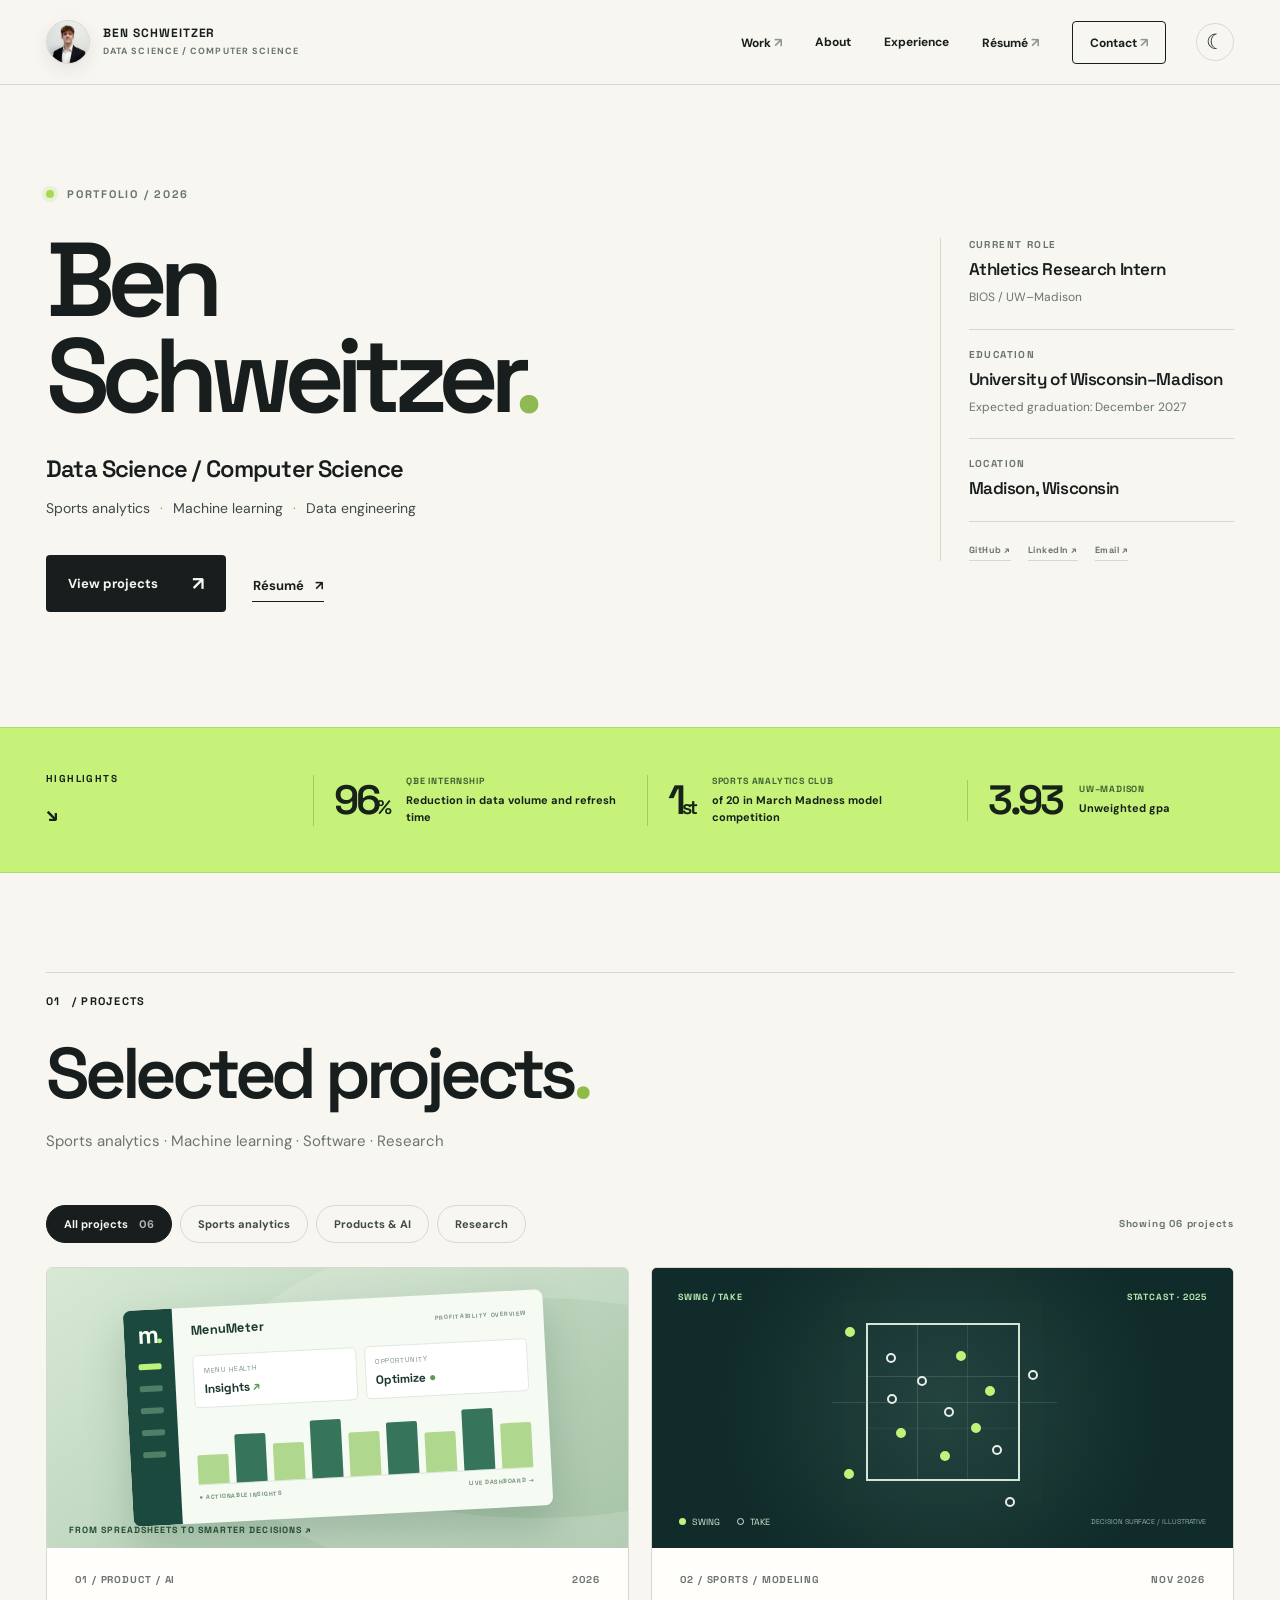
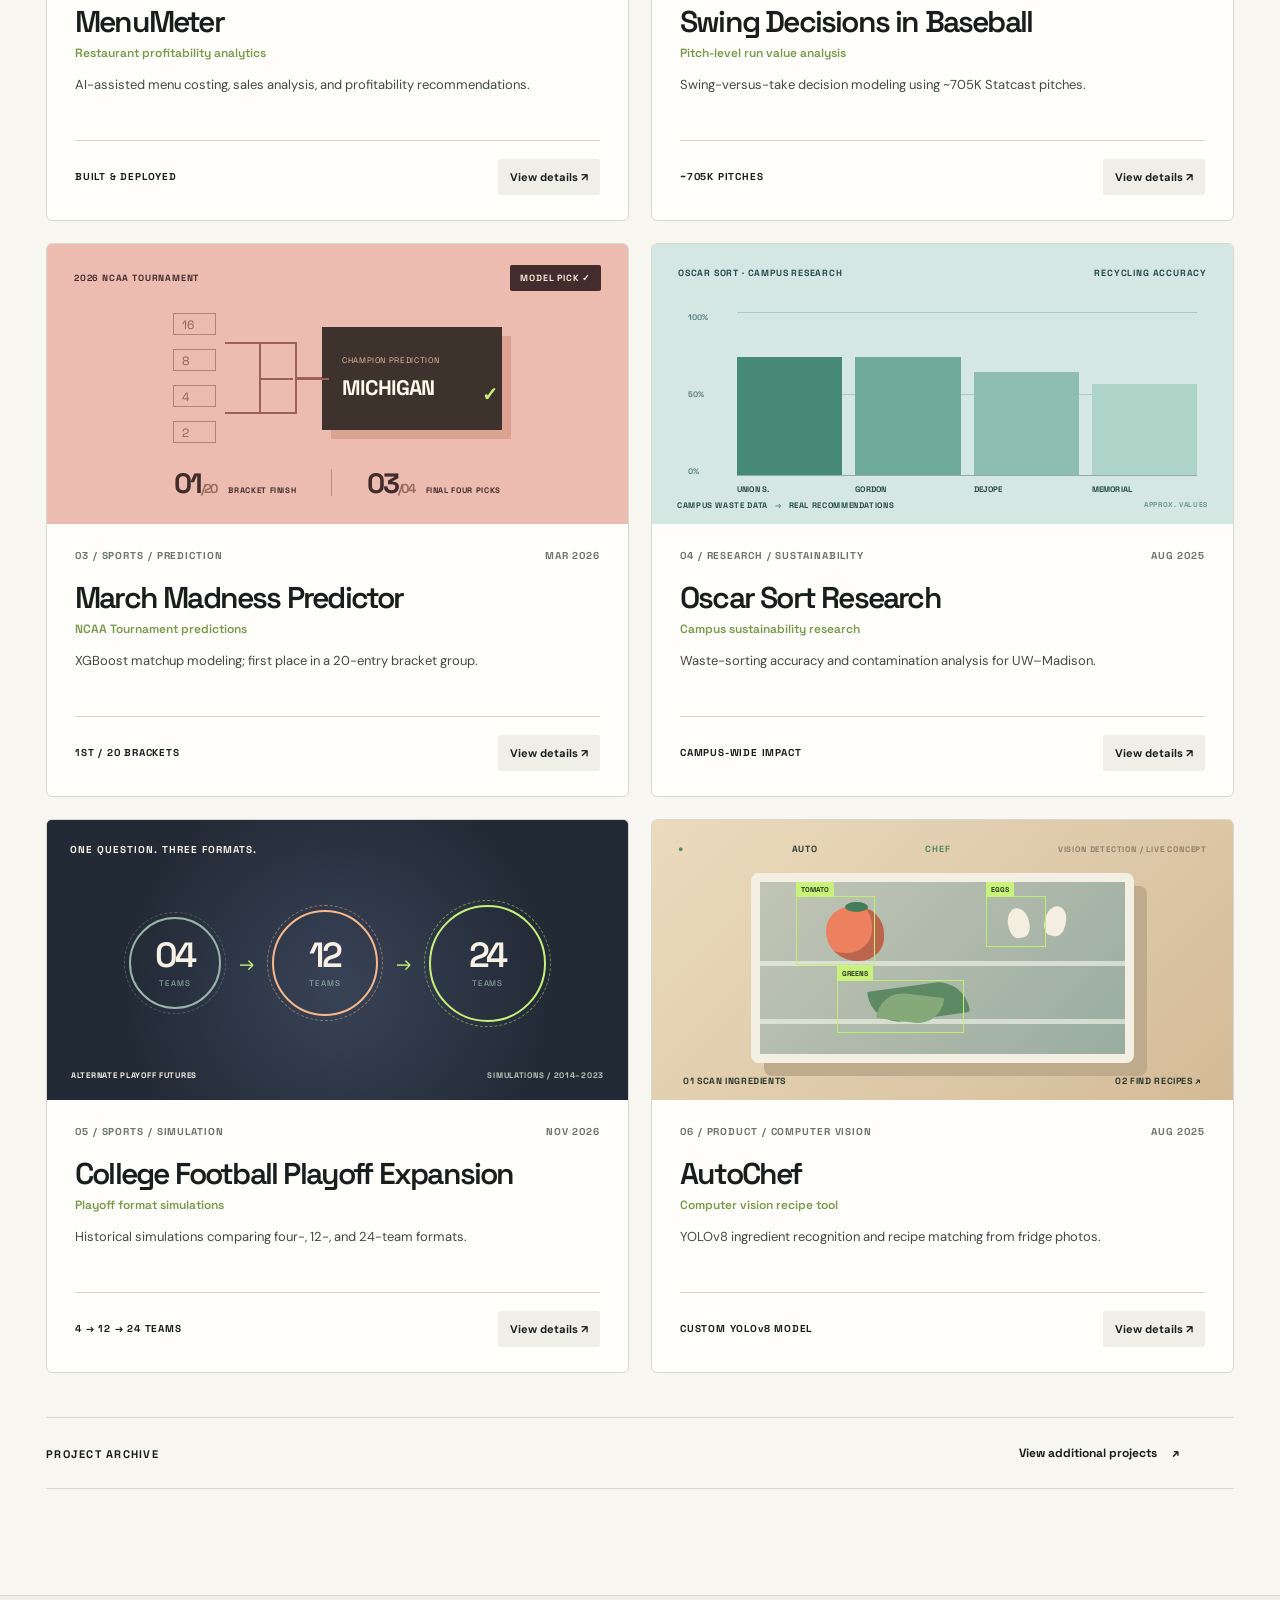
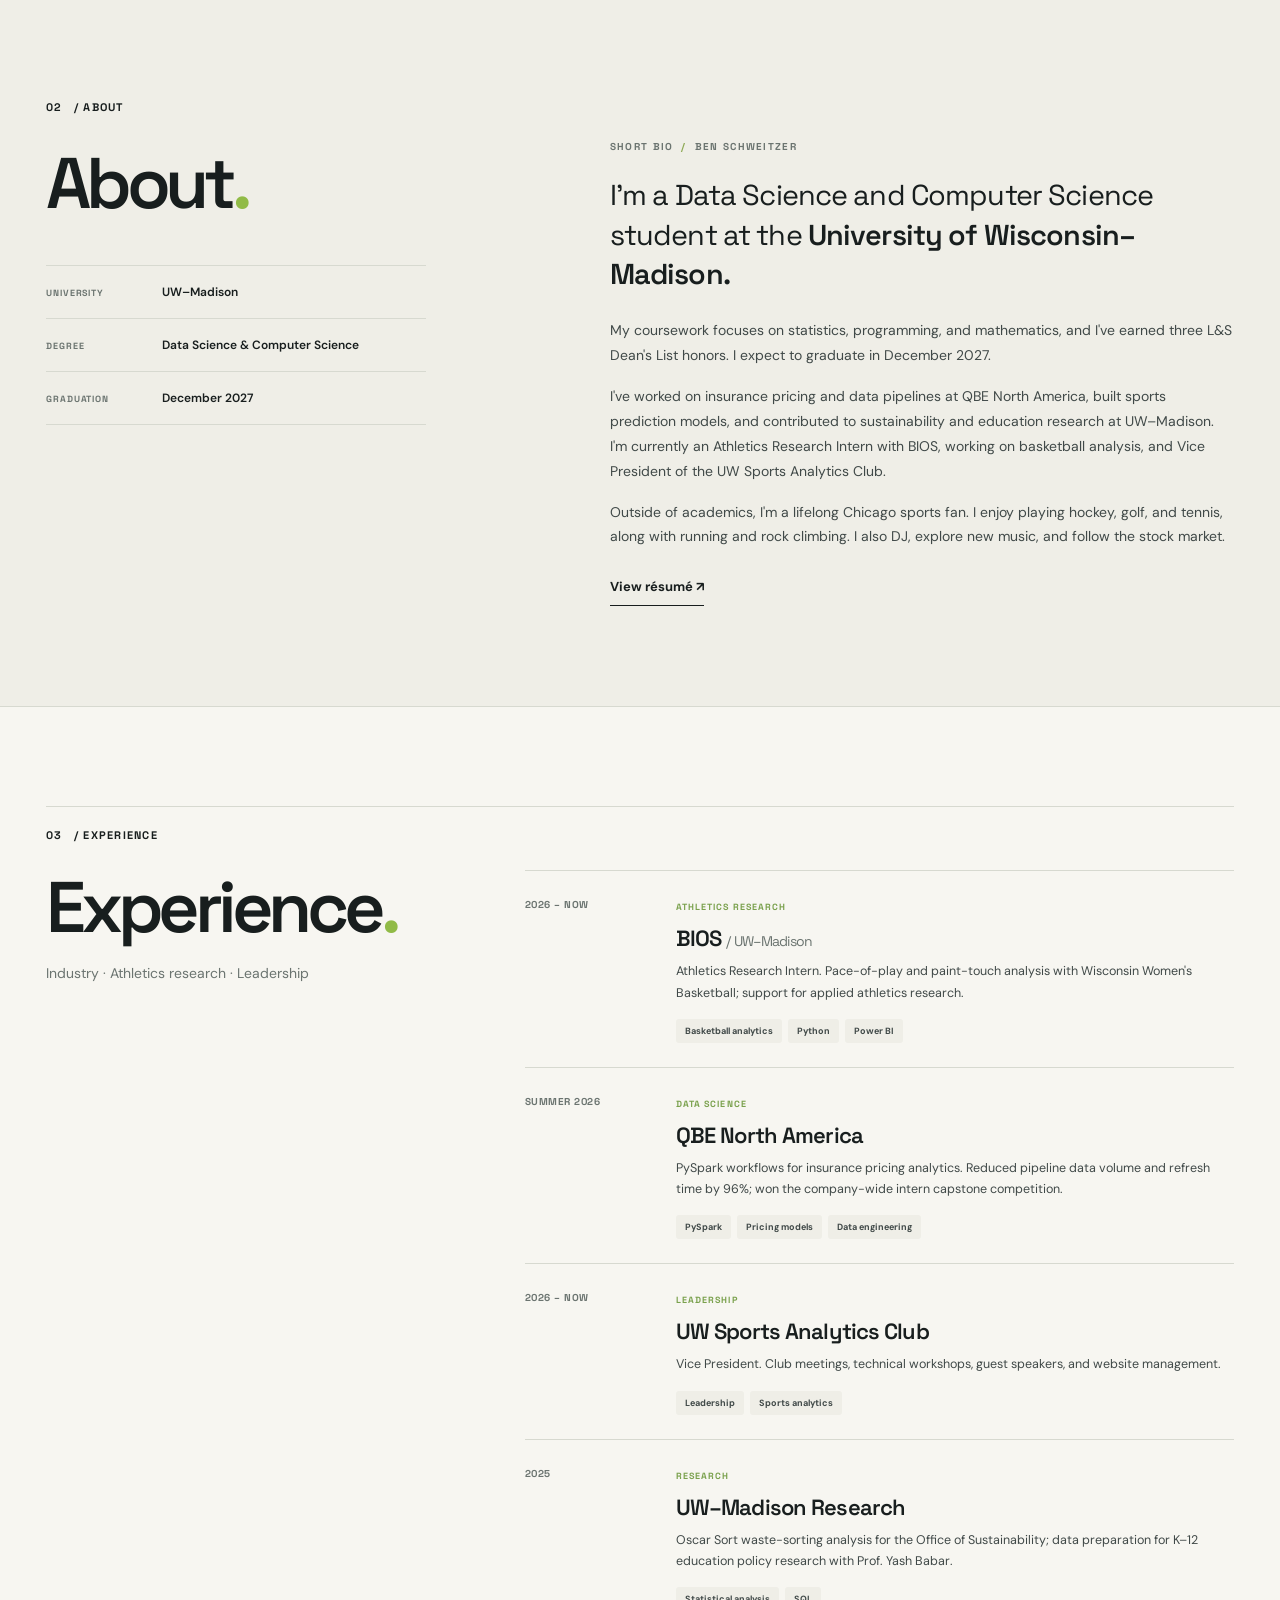
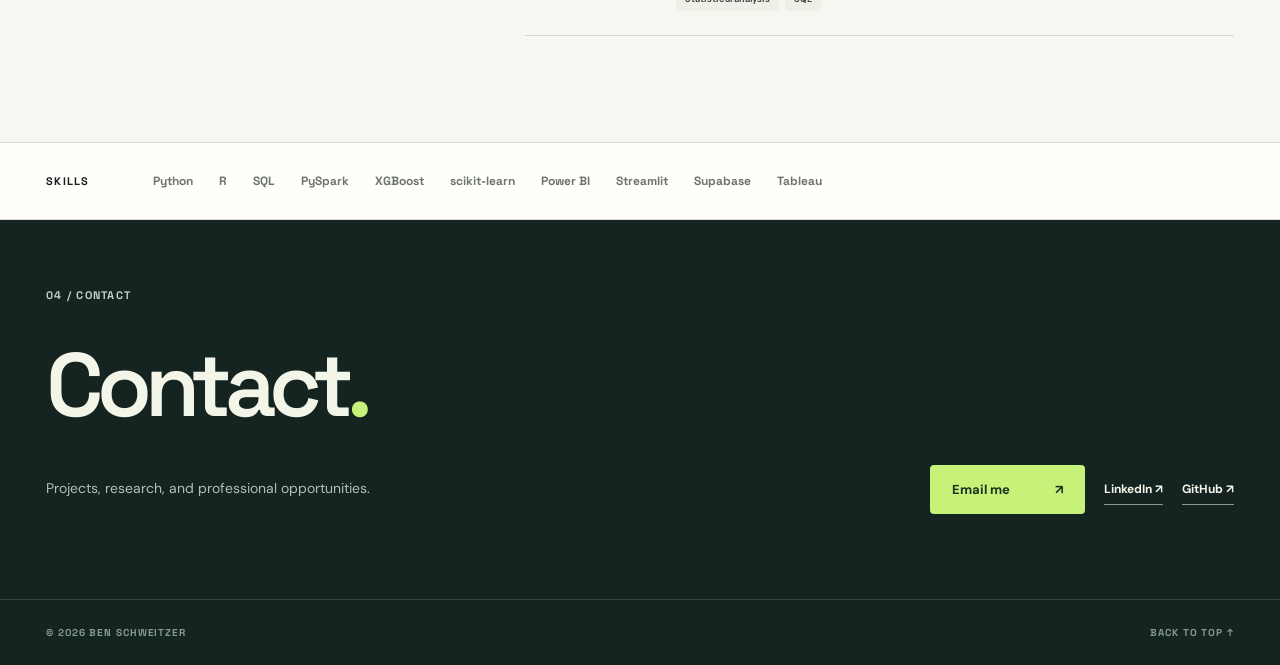
<file: index.html>
<!doctype html>
<html lang="en" data-theme="light">
<head>
  <meta charset="utf-8">
  <meta name="viewport" content="width=device-width, initial-scale=1">
  <meta name="theme-color" content="#f7f6f1">
  <meta name="description" content="Ben Schweitzer — data scientist, builder, and sports analytics researcher. Explore selected work in predictive modeling, applied research, and product development.">
  <meta property="og:title" content="Ben Schweitzer — Data Science & Computer Science">
  <meta property="og:description" content="Selected work in sports analytics, machine learning, product development, and research.">
  <meta property="og:type" content="website">
  <title>Ben Schweitzer — Data Science & Computer Science</title>
  <link rel="preconnect" href="https://fonts.googleapis.com">
  <link rel="preconnect" href="https://fonts.gstatic.com" crossorigin>
  <link href="https://fonts.googleapis.com/css2?family=DM+Sans:wght@400;500;600;700&family=Space+Grotesk:wght@400;500;600;700&display=swap" rel="stylesheet">
  <link rel="stylesheet" href="styles.css">
  <script src="data.js" defer></script>
  <script src="app.js" defer></script>
</head>
<body>
  <div class="page-progress" id="pageProgress" aria-hidden="true"></div>
  <a class="skip-link" href="#main">Skip to content</a>
  <header class="site-header" id="top">
    <nav class="site-nav container" aria-label="Main navigation">
      <a href="#top" class="wordmark" aria-label="Ben Schweitzer homepage"><span class="logo-box"><img src="assets/ben-headshot.png" alt=""></span><span class="wordmark-name">BEN SCHWEITZER<span class="wordmark-caption">DATA SCIENCE / COMPUTER SCIENCE</span></span></a>
      <div class="nav-links" id="navLinks">
        <a href="#work">Work <span>↗</span></a>
        <a href="#about">About</a>
        <a href="#experience">Experience</a>
        <a href="resume.html">Résumé <span>↗</span></a>
        <a href="#contact" class="nav-contact">Contact <span>↗</span></a>
      </div>
      <div class="nav-actions">
        <button type="button" class="theme-button" id="themeToggle" title="Toggle color theme" aria-label="Toggle color theme"><span class="theme-icon">☾</span></button>
        <button type="button" class="menu-button" id="menuToggle" aria-label="Open navigation" aria-controls="navLinks" aria-expanded="false"><span></span><span></span></button>
      </div>
    </nav>
  </header>

  <main id="main">
    <section class="hero container" aria-labelledby="heroTitle">
      <div class="hero-left">
        <div class="eyebrow hero-eyebrow"><span class="signal-dot"></span> PORTFOLIO / 2026</div>
        <h1 id="heroTitle">Ben<br>Schweitzer<span class="accent-period">.</span></h1>
        <p class="hero-subtitle">Data Science / Computer Science</p>
        <p class="hero-focus">Sports analytics <span>·</span> Machine learning <span>·</span> Data engineering</p>
        <div class="hero-cta-row">
          <a class="button button-dark" href="#work">View projects <span class="arrow">↗</span></a>
          <a class="text-link" href="resume.html">Résumé <span>↗</span></a>
        </div>
      </div>
      <aside class="hero-aside" aria-label="At a glance">
        <div class="hero-aside-item"><span class="hero-aside-label">CURRENT ROLE</span><strong>Athletics Research Intern</strong><span>BIOS / UW–Madison</span></div>
        <div class="hero-aside-item"><span class="hero-aside-label">EDUCATION</span><strong>University of Wisconsin–Madison</strong><span>Expected graduation: December 2027</span></div>
        <div class="hero-aside-item"><span class="hero-aside-label">LOCATION</span><strong>Madison, Wisconsin</strong></div>
        <div class="hero-social-links"><a href="https://github.com/bps78" target="_blank" rel="noopener noreferrer">GitHub ↗</a><a href="https://www.linkedin.com/in/bps78/" target="_blank" rel="noopener noreferrer">LinkedIn ↗</a><a href="mailto:bps78@icloud.com">Email ↗</a></div>
      </aside>
    </section>

    <section class="proof-band" aria-label="Highlights">
      <div class="proof-inner container">
        <div class="proof-label">HIGHLIGHTS <span>↘</span></div>
        <div class="proof-item">
          <strong>96<span>%</span></strong>
          <div class="proof-copy"><span class="proof-context">QBE INTERNSHIP</span><span class="proof-description">Reduction in data volume and refresh time</span></div>
        </div>
        <div class="proof-item">
          <strong>1<span>st</span></strong>
          <div class="proof-copy"><span class="proof-context">SPORTS ANALYTICS CLUB</span><span class="proof-description">of 20 in March Madness model competition</span></div>
        </div>
        <div class="proof-item">
          <strong>3.93</strong>
          <div class="proof-copy"><span class="proof-context">UW–MADISON</span><span class="proof-description">Unweighted gpa</span></div>
        </div>
      </div>
    </section>

    <section id="work" class="section work-section container" aria-labelledby="workTitle">
      <div class="section-topline"><span class="eyebrow"><span class="section-number">01</span> / PROJECTS</span></div>
      <div class="section-title-row"><div><h2 id="workTitle">Selected projects<span class="accent-period">.</span></h2><p class="section-lede">Sports analytics · Machine learning · Software · Research</p></div></div>
      <div class="filter-row" role="group" aria-label="Filter portfolio projects">
        <div class="filters" id="projectFilters"><button class="filter-button is-active" data-filter="all" aria-pressed="true">All projects <span class="filter-count">06</span></button><button class="filter-button" data-filter="sports" aria-pressed="false">Sports analytics</button><button class="filter-button" data-filter="product" aria-pressed="false">Products &amp; AI</button><button class="filter-button" data-filter="research" aria-pressed="false">Research</button></div>
        <span class="results-count" id="resultsCount" aria-live="polite">Showing 06 projects</span>
      </div>
      <div class="projects-grid" id="projectGrid" aria-live="polite"></div>
      <div class="archive-row"><div><span class="eyebrow">PROJECT ARCHIVE</span></div><details class="archive-details"><summary>View additional projects <span>↗</span></summary><div class="archive-links"><a href="https://www.kaggle.com/code/benschweitzer78/predicting-run-vs-pass" target="_blank" rel="noopener noreferrer">2025 NFL Big Data Bowl · Run/pass prediction ↗</a><a href="https://benschweitzer0.wordpress.com/projects/" target="_blank" rel="noopener noreferrer">More projects on WordPress ↗</a></div></details></div>
    </section>

    <section id="about" class="about-section" aria-labelledby="aboutTitle">
      <div class="container about-grid">
        <div class="about-left">
          <span class="eyebrow"><span class="section-number">02</span> / ABOUT</span>
          <h2 id="aboutTitle">About<span class="accent-period">.</span></h2>
          <div class="about-facts">
            <div><span>UNIVERSITY</span><strong>UW–Madison</strong></div>
            <div><span>DEGREE</span><strong>Data Science &amp; Computer Science</strong></div>
            <div><span>GRADUATION</span><strong>December 2027</strong></div>
          </div>
        </div>
        <div class="about-right">
          <div class="bio-label">SHORT BIO <span aria-hidden="true">/</span> BEN SCHWEITZER</div>
          <p class="about-main-copy">I'm a Data Science and Computer Science student at the <strong>University of Wisconsin–Madison.</strong></p>
          <p>My coursework focuses on statistics, programming, and mathematics, and I've earned three L&amp;S Dean's List honors. I expect to graduate in December 2027.</p>
          <p>I've worked on insurance pricing and data pipelines at QBE North America, built sports prediction models, and contributed to sustainability and education research at UW–Madison. I'm currently an Athletics Research Intern with BIOS, working on basketball analysis, and Vice President of the UW Sports Analytics Club.</p>
          <p>Outside of academics, I'm a lifelong Chicago sports fan. I enjoy playing hockey, golf, and tennis, along with running and rock climbing. I also DJ, explore new music, and follow the stock market.</p>
          <a href="resume.html" class="underlined-link">View résumé <span>↗</span></a>
        </div>
      </div>
    </section>

    <section id="experience" class="section experience-section container" aria-labelledby="experienceTitle">
      <div class="section-topline"><span class="eyebrow"><span class="section-number">03</span> / EXPERIENCE</span></div>
      <div class="experience-grid">
        <div class="experience-intro"><h2 id="experienceTitle">Experience<span class="accent-period">.</span></h2><p>Industry · Athletics research · Leadership</p></div>
        <div class="timeline">
          <article class="timeline-item"><div class="timeline-year">2026 – NOW</div><div class="timeline-content"><span class="timeline-category">ATHLETICS RESEARCH</span><h3>BIOS <span>/ UW–Madison</span></h3><p>Athletics Research Intern. Pace-of-play and paint-touch analysis with Wisconsin Women's Basketball; support for applied athletics research.</p><div class="tiny-chips"><span>Basketball analytics</span><span>Python</span><span>Power BI</span></div></div></article>
          <article class="timeline-item"><div class="timeline-year">SUMMER 2026</div><div class="timeline-content"><span class="timeline-category">DATA SCIENCE</span><h3>QBE North America</h3><p>PySpark workflows for insurance pricing analytics. Reduced pipeline data volume and refresh time by 96%; won the company-wide intern capstone competition.</p><div class="tiny-chips"><span>PySpark</span><span>Pricing models</span><span>Data engineering</span></div></div></article>
          <article class="timeline-item"><div class="timeline-year">2026 – NOW</div><div class="timeline-content"><span class="timeline-category">LEADERSHIP</span><h3>UW Sports Analytics Club</h3><p>Vice President. Club meetings, technical workshops, guest speakers, and website management.</p><div class="tiny-chips"><span>Leadership</span><span>Sports analytics</span></div></div></article>
          <article class="timeline-item"><div class="timeline-year">2025</div><div class="timeline-content"><span class="timeline-category">RESEARCH</span><h3>UW–Madison Research</h3><p>Oscar Sort waste-sorting analysis for the Office of Sustainability; data preparation for K–12 education policy research with Prof. Yash Babar.</p><div class="tiny-chips"><span>Statistical analysis</span><span>SQL</span></div></div></article>
        </div>
      </div>
    </section>

    <section class="toolbox-strip" aria-label="Technical skills"><div class="container"><span class="eyebrow">SKILLS</span><div class="toolbox-items"><span>Python</span><span>R</span><span>SQL</span><span>PySpark</span><span>XGBoost</span><span>scikit-learn</span><span>Power BI</span><span>Streamlit</span><span>Supabase</span><span>Tableau</span></div></div></section>

    <section id="contact" class="contact-section" aria-labelledby="contactTitle">
      <div class="container contact-inner">
        <div class="contact-top"><span class="eyebrow">04 / CONTACT</span></div>
        <h2 id="contactTitle">Contact<span class="accent-period">.</span></h2>
        <div class="contact-bottom"><p>Projects, research, and professional opportunities.</p><div class="contact-actions"><a href="mailto:bps78@icloud.com" class="button button-lime">Email me <span>↗</span></a><a class="footer-social" href="https://www.linkedin.com/in/bps78/" target="_blank" rel="noopener noreferrer">LinkedIn ↗</a><a class="footer-social" href="https://github.com/bps78" target="_blank" rel="noopener noreferrer">GitHub ↗</a></div></div>
      </div>
    </section>
  </main>
  <footer class="footer"><div class="container footer-inner"><span>© <span id="year">2026</span> BEN SCHWEITZER</span><a href="#top">BACK TO TOP ↑</a></div></footer>

  <dialog id="caseDialog" class="case-dialog" aria-labelledby="dialogTitle"><div class="dialog-shell"><button type="button" class="dialog-close" id="dialogClose" aria-label="Close project detail">✕</button><div id="dialogContent"></div></div></dialog>
</body>
</html>
</file>
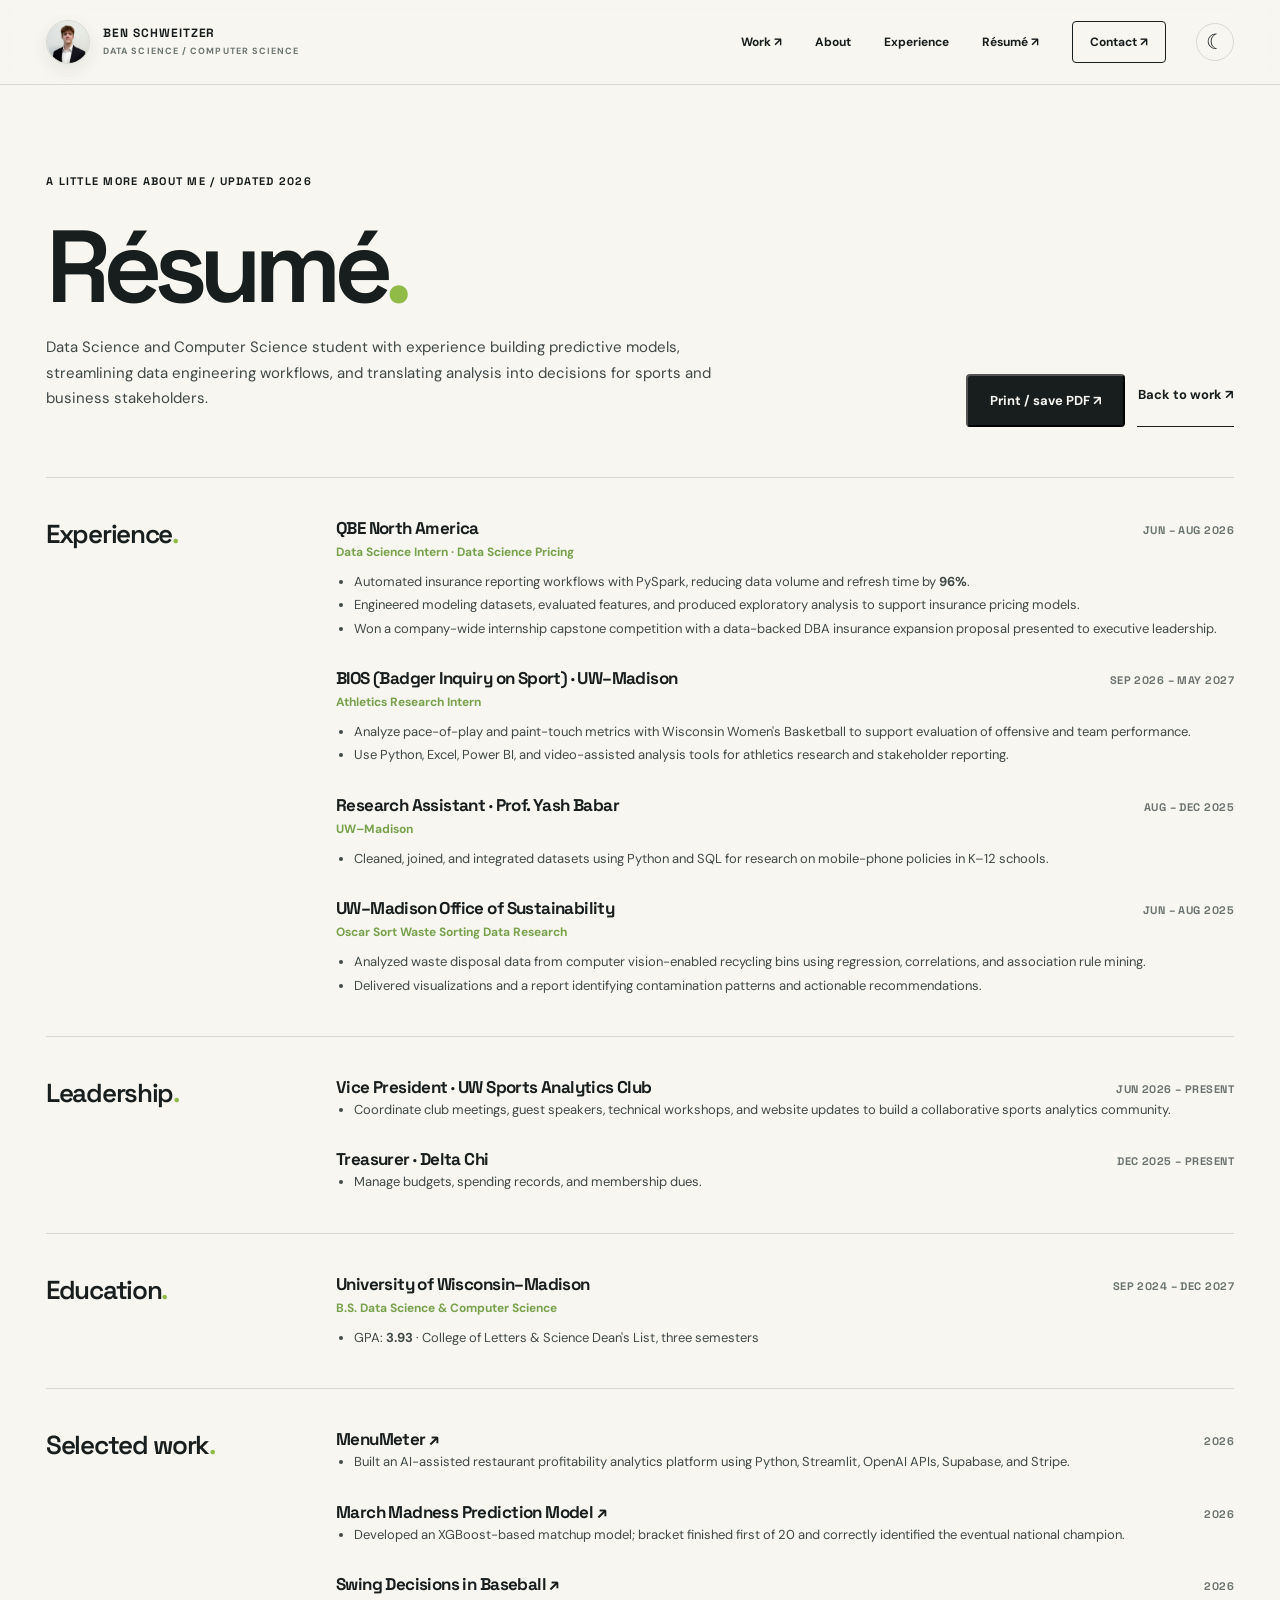
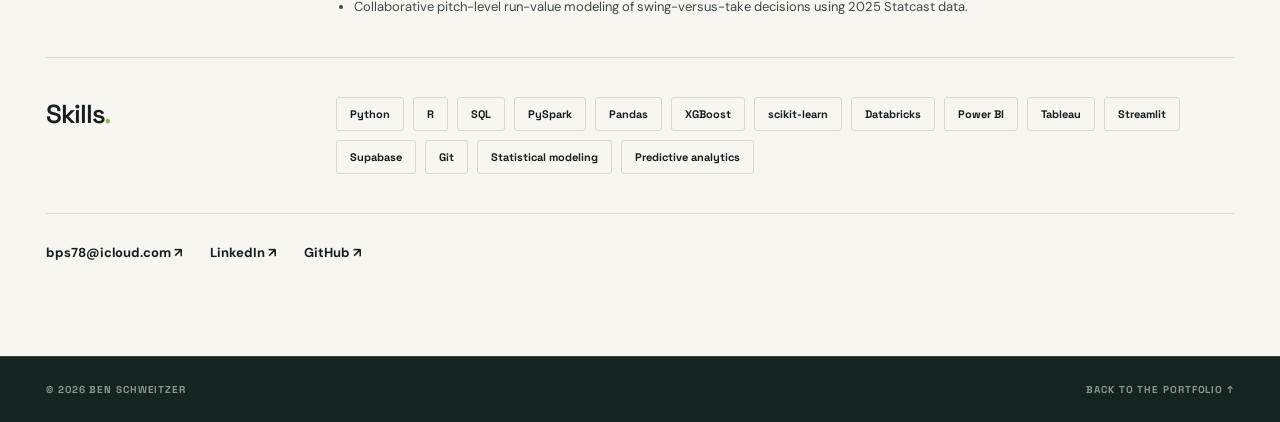
<file: resume.html>
<!doctype html>
<html lang="en" data-theme="light">
<head>
  <meta charset="utf-8"><meta name="viewport" content="width=device-width, initial-scale=1">
  <meta name="theme-color" content="#f7f6f1">
  <meta name="description" content="Résumé — Ben Schweitzer, Data Science and Computer Science at UW–Madison.">
  <title>Résumé — Ben Schweitzer</title>
  <link rel="preconnect" href="https://fonts.googleapis.com"><link rel="preconnect" href="https://fonts.gstatic.com" crossorigin>
  <link href="https://fonts.googleapis.com/css2?family=DM+Sans:wght@400;500;600;700&family=Space+Grotesk:wght@400;500;600;700&display=swap" rel="stylesheet">
  <link rel="stylesheet" href="styles.css"><script src="app.js" defer></script>
</head>
<body>
  <div class="page-progress" id="pageProgress" aria-hidden="true"></div><a class="skip-link" href="#main">Skip to content</a>
  <header class="site-header"><nav class="site-nav container" aria-label="Main navigation">
    <a href="index.html" class="wordmark" aria-label="Ben Schweitzer homepage"><span class="logo-box"><img src="assets/ben-headshot.png" alt=""></span><span class="wordmark-name">BEN SCHWEITZER<span class="wordmark-caption">DATA SCIENCE / COMPUTER SCIENCE</span></span></a>
    <div class="nav-links" id="navLinks"><a href="index.html#work">Work ↗</a><a href="index.html#about">About</a><a href="index.html#experience">Experience</a><a href="resume.html">Résumé ↗</a><a class="nav-contact" href="mailto:bps78@icloud.com">Contact ↗</a></div>
    <div class="nav-actions"><button type="button" class="theme-button" id="themeToggle" aria-label="Toggle color theme"><span class="theme-icon">☾</span></button><button type="button" class="menu-button" id="menuToggle" aria-label="Open navigation" aria-controls="navLinks" aria-expanded="false"><span></span><span></span></button></div>
  </nav></header>
  <main class="resume-main container" id="main">
    <div class="resume-hero"><div><span class="eyebrow">A LITTLE MORE ABOUT ME / UPDATED 2026</span><h1>Résumé<span class="accent-period">.</span></h1><p>Data Science and Computer Science student with experience building predictive models, streamlining data engineering workflows, and translating analysis into decisions for sports and business stakeholders.</p></div><div class="resume-hero-right"><button class="button button-dark" type="button" onclick="window.print()">Print / save PDF ↗</button><a class="text-link" href="index.html#work">Back to work ↗</a></div></div>
    <section class="resume-card"><h2>Experience<span class="accent-period">.</span></h2><div>
      <div class="resume-item"><div class="resume-item-head"><h3>QBE North America</h3><time>JUN – AUG 2026</time></div><div class="resume-role">Data Science Intern · Data Science Pricing</div><ul><li>Automated insurance reporting workflows with PySpark, reducing data volume and refresh time by <strong>96%</strong>.</li><li>Engineered modeling datasets, evaluated features, and produced exploratory analysis to support insurance pricing models.</li><li>Won a company-wide internship capstone competition with a data-backed DBA insurance expansion proposal presented to executive leadership.</li></ul></div>
      <div class="resume-item"><div class="resume-item-head"><h3>BIOS (Badger Inquiry on Sport) · UW–Madison</h3><time>SEP 2026 – MAY 2027</time></div><div class="resume-role">Athletics Research Intern</div><ul><li>Analyze pace-of-play and paint-touch metrics with Wisconsin Women's Basketball to support evaluation of offensive and team performance.</li><li>Use Python, Excel, Power BI, and video-assisted analysis tools for athletics research and stakeholder reporting.</li></ul></div>
      <div class="resume-item"><div class="resume-item-head"><h3>Research Assistant · Prof. Yash Babar</h3><time>AUG – DEC 2025</time></div><div class="resume-role">UW–Madison</div><ul><li>Cleaned, joined, and integrated datasets using Python and SQL for research on mobile-phone policies in K–12 schools.</li></ul></div>
      <div class="resume-item"><div class="resume-item-head"><h3>UW–Madison Office of Sustainability</h3><time>JUN – AUG 2025</time></div><div class="resume-role">Oscar Sort Waste Sorting Data Research</div><ul><li>Analyzed waste disposal data from computer vision-enabled recycling bins using regression, correlations, and association rule mining.</li><li>Delivered visualizations and a report identifying contamination patterns and actionable recommendations.</li></ul></div>
    </div></section>
    <section class="resume-card"><h2>Leadership<span class="accent-period">.</span></h2><div>
      <div class="resume-item"><div class="resume-item-head"><h3>Vice President · UW Sports Analytics Club</h3><time>JUN 2026 – PRESENT</time></div><ul><li>Coordinate club meetings, guest speakers, technical workshops, and website updates to build a collaborative sports analytics community.</li></ul></div>
      <div class="resume-item"><div class="resume-item-head"><h3>Treasurer · Delta Chi</h3><time>DEC 2025 – PRESENT</time></div><ul><li>Manage budgets, spending records, and membership dues.</li></ul></div>
    </div></section>
    <section class="resume-card"><h2>Education<span class="accent-period">.</span></h2><div class="resume-item"><div class="resume-item-head"><h3>University of Wisconsin–Madison</h3><time>SEP 2024 – DEC 2027</time></div><div class="resume-role">B.S. Data Science &amp; Computer Science</div><ul><li>GPA: <strong>3.93</strong> · College of Letters &amp; Science Dean's List, three semesters</li></ul></div></section>
    <section class="resume-card"><h2>Selected work<span class="accent-period">.</span></h2><div>
      <div class="resume-item"><div class="resume-item-head"><h3><a href="https://menumeter.app/" target="_blank" rel="noopener noreferrer">MenuMeter ↗</a></h3><time>2026</time></div><ul><li>Built an AI-assisted restaurant profitability analytics platform using Python, Streamlit, OpenAI APIs, Supabase, and Stripe.</li></ul></div>
      <div class="resume-item"><div class="resume-item-head"><h3><a href="https://github.com/bps78/MarchMadness_2026" target="_blank" rel="noopener noreferrer">March Madness Prediction Model ↗</a></h3><time>2026</time></div><ul><li>Developed an XGBoost-based matchup model; bracket finished first of 20 and correctly identified the eventual national champion.</li></ul></div>
      <div class="resume-item"><div class="resume-item-head"><h3><a href="index.html#work">Swing Decisions in Baseball ↗</a></h3><time>2026</time></div><ul><li>Collaborative pitch-level run-value modeling of swing-versus-take decisions using 2025 Statcast data.</li></ul></div>
    </div></section>
    <section class="resume-card"><h2>Skills<span class="accent-period">.</span></h2><div class="resume-skills"><span>Python</span><span>R</span><span>SQL</span><span>PySpark</span><span>Pandas</span><span>XGBoost</span><span>scikit-learn</span><span>Databricks</span><span>Power BI</span><span>Tableau</span><span>Streamlit</span><span>Supabase</span><span>Git</span><span>Statistical modeling</span><span>Predictive analytics</span></div></section>
    <div style="display:flex;gap:28px;flex-wrap:wrap;margin-top:30px;font-size:13px;font-weight:700" class="resume-footer-note"><a href="mailto:bps78@icloud.com">bps78@icloud.com ↗</a><a href="https://www.linkedin.com/in/bps78/" target="_blank" rel="noopener noreferrer">LinkedIn ↗</a><a href="https://github.com/bps78" target="_blank" rel="noopener noreferrer">GitHub ↗</a></div>
  </main>
  <footer class="footer"><div class="container footer-inner"><span>© <span id="year">2026</span> BEN SCHWEITZER</span><a href="index.html">BACK TO THE PORTFOLIO ↑</a></div></footer>
</body></html>
</file>
<file: styles.css>
/* ==========================================
   BEN SCHWEITZER — PORTFOLIO V1
   DESIGN TOKENS: Start customization here.
   ========================================== */
:root{--paper:#f7f6f1;--paper-2:#efeee7;--ink:#181e1e;--ink-soft:#404948;--muted:#6b7470;--line:#d7d9d0;--card:#fffefa;--lime:#c7f27a;--lime-deep:#aade52;--orange:#fd9979;--nav-bg:rgba(247,246,241,.91);--heading:'Space Grotesk',sans-serif;--body:'DM Sans',sans-serif;--shadow:0 24px 75px rgba(13,28,20,.085);color-scheme:light}
html[data-theme="dark"]{--paper:#111a1a;--paper-2:#192525;--ink:#f4f5ec;--ink-soft:#c3cec6;--muted:#a1aca7;--line:#35433d;--card:#1c2928;--nav-bg:rgba(17,26,26,.91);--shadow:0 24px 75px rgba(0,0,0,.26);color-scheme:dark}
*{box-sizing:border-box}html{scroll-behavior:smooth;scroll-padding-top:100px}body{margin:0;overflow-x:hidden;background:var(--paper);color:var(--ink);font-family:var(--body);font-size:15px;-webkit-font-smoothing:antialiased;transition:background-color .25s,color .25s}a{color:inherit;text-decoration:none}button{font:inherit;cursor:pointer}button:focus-visible,a:focus-visible,summary:focus-visible{outline:3px solid #79ba3d;outline-offset:4px}::selection{background:var(--lime);color:#15221a}.container{width:min(1376px,calc(100% - 92px));margin-inline:auto}.skip-link{position:fixed;left:18px;top:-70px;z-index:999;background:var(--lime);color:#161e18;padding:12px}.skip-link:focus{top:10px}h1,h2,h3,p{margin-top:0}.page-progress{height:3px;position:fixed;top:0;left:0;width:0;background:#9fd64c;z-index:130;pointer-events:none}.eyebrow,.topline-right,.section-number,.tiny-index{font-family:var(--heading);font-size:11px;letter-spacing:.115em;font-weight:700}.section-number{margin-right:7px}.accent-period{color:#91bb47}em{font-style:normal;color:#86a951}html[data-theme="dark"] em{color:#bde779}
/* NAV */
.site-header{height:85px;position:sticky;top:0;z-index:100;background:var(--nav-bg);border-bottom:1px solid var(--line);backdrop-filter:blur(18px);-webkit-backdrop-filter:blur(18px)}.site-nav{height:100%;display:flex;justify-content:space-between;align-items:center;gap:30px}.wordmark{display:flex;align-items:center;gap:13px;flex-shrink:0}.logo-box{width:44px;height:44px;display:block;border-radius:50%;overflow:hidden;border:1px solid var(--line);background:var(--paper-2);flex-shrink:0;box-shadow:0 6px 18px rgba(13,28,20,.08)}.logo-box img{width:100%;height:100%;display:block;object-fit:cover;object-position:center 20%}.logo-period{color:var(--lime)}.wordmark-name{font-family:var(--heading);font-size:12px;font-weight:700;line-height:1.1;letter-spacing:.08em}.wordmark-caption{display:block;margin-top:7px;color:var(--muted);font-family:var(--body);font-weight:700;font-size:9px;letter-spacing:.12em}.nav-links{display:flex;align-items:center;gap:33px;margin-left:auto}.nav-links>a{font-size:12px;font-weight:700;transition:color .2s}.nav-links>a:hover{color:#719c40}.nav-links>a span{font-size:13px;color:#8b9992}.nav-links>.nav-contact{padding:12px 17px;border:1px solid var(--ink);border-radius:4px}.nav-links>.nav-contact:hover{color:var(--paper);background:var(--ink)}.nav-actions{display:flex;align-items:center;gap:10px}.theme-button,.menu-button{border:1px solid var(--line);background:transparent;color:var(--ink);height:38px;width:38px;border-radius:50%;display:grid;place-items:center}.theme-button:hover{background:var(--paper-2)}.theme-icon{font-size:21px;line-height:1}.menu-button{display:none;border:0;border-radius:0}.menu-button span{display:block;height:2px;width:19px;background:var(--ink);margin:4px auto}
/* HERO */
.hero{min-height:690px;padding-top:94px;padding-bottom:100px;display:grid;grid-template-columns:1.02fr .98fr;gap:32px;align-items:center}.hero-left{position:relative;padding-bottom:30px;z-index:2}.hero-eyebrow{display:flex;align-items:center;gap:10px;white-space:nowrap}.signal-dot,.pulsing-led{height:8px;width:8px;display:inline-block;border-radius:50%;background:#a6da55;box-shadow:0 0 0 4px rgba(166,218,85,.19);flex-shrink:0}.tiny-index{color:var(--muted);margin-left:8px}.hero h1{font-family:var(--heading);font-size:clamp(55px,5.5vw,94px);font-weight:600;line-height:.99;letter-spacing:-.084em;margin:38px 0 27px;white-space:nowrap}.h1-accent{display:inline-block;color:var(--ink)}.hero h1 em{font-style:normal;color:#86ae50}.hero-intro{max-width:490px;font-size:17px;line-height:1.7;color:var(--ink-soft)}.hero-cta-row{display:flex;align-items:center;flex-wrap:wrap;gap:30px;margin-top:32px}.button{display:inline-flex;align-items:center;justify-content:space-between;gap:34px;padding:16px 22px;border-radius:4px;font-size:13px;font-weight:700;white-space:nowrap;transition:transform .22s,background .22s}.button:hover{transform:translateY(-3px)}.button-dark{color:var(--paper);background:var(--ink)}.button-dark:hover{background:#34443b}.button .arrow{font-size:19px}.text-link{font-size:13px;font-weight:700;border-bottom:1px solid var(--ink);padding:12px 1px 7px}.text-link span{margin-left:8px}.hero-coordinate{display:flex;align-items:center;gap:13px;margin-top:69px;font-family:var(--heading);font-weight:700;font-size:9px;letter-spacing:.12em;color:var(--muted)}.coordinate-line{height:1px;width:30px;background:var(--muted)}.hero-right{position:relative;min-width:0;padding:5px 18px 0 8px}.hero-visual{height:483px;border:1px solid #2d3b37;border-radius:7px;background:#172322;color:#e7f0e3;box-shadow:22px 22px 0 var(--paper-2),0 30px 100px rgba(10,25,19,.15);overflow:hidden;position:relative}.hero-visual-header,.hero-visual-footer{height:56px;display:flex;align-items:center;justify-content:space-between;padding:0 24px;font-family:var(--heading);font-size:9px;letter-spacing:.075em;font-weight:700}.hero-visual-header{border-bottom:1px solid #344340}.hero-visual-header>span{display:flex;align-items:center;gap:9px}.pulsing-led{width:5px;height:5px;animation:blink 2s ease-in-out infinite}.faint{color:#657c73}.hero-artboard{height:363px;position:relative;overflow:hidden}.hero-chart{width:100%;height:100%;position:absolute;inset:0;color:#79a086}.hero-path{stroke-dasharray:740;stroke-dashoffset:740;animation:trace 3s 1 both ease-out}.visual-coordinates{position:absolute;font-size:9px;letter-spacing:.12em;font-weight:700;color:#708b7d;z-index:1}.visual-coordinates.x{bottom:20px;left:27px}.visual-coordinates.y{right:17px;top:15px}.chart-annotation{position:absolute;left:7%;top:17%;display:flex;flex-direction:column;gap:10px;z-index:3}.annotation-kicker{font-size:9px;letter-spacing:.12em;color:#a4c298}.chart-annotation strong{font:500 clamp(21px,2.3vw,36px)/1.09 var(--heading);letter-spacing:-.05em}.annotation-stamp{display:inline-block;width:max-content;font-size:9px;letter-spacing:.1em;color:#c8f77a;border:1px solid #527252;padding:6px 8px}.float-card{position:absolute;background:#e8f0da;color:#233127;border-radius:3px;box-shadow:0 15px 30px #0717104a;padding:12px 15px;display:flex;flex-direction:column;gap:7px;z-index:4;transform:rotate(-3deg)}.float-card span{font-size:9px;font-weight:700;letter-spacing:.08em}.float-card b{font:700 14px var(--heading)}.float-card-top{right:4%;top:17%}.float-card-bottom{bottom:10%;left:34%;transform:rotate(2deg);background:#d0f19d}.float-card-bottom b span{font-size:14px}.float-green-dot{display:inline-block;width:7px;height:7px;border-radius:50%;background:#75b15a;margin-right:5px}.hero-visual-footer{height:64px;border-top:1px solid #344340;color:#839b8f}.hero-visual-footer b{color:#c8f77a;margin:0 3px}.scroll-glyph{font-size:18px;margin-left:7px;color:#c8f77a}.hero-sticker{position:absolute;right:1px;bottom:-28px;width:119px;height:119px;background:var(--lime);color:#1e3122;display:flex;flex-direction:column;justify-content:center;padding-left:23px;border-radius:50%;font:700 17px/.98 var(--heading);letter-spacing:-.05em;transform:rotate(12deg);z-index:5;box-shadow:0 13px 22px rgba(20,38,10,.11)}.hero-sticker>span:first-of-type{font-size:22px}.sticker-arrow{position:absolute;right:13px;top:29px;font-size:22px}
@keyframes trace{to{stroke-dashoffset:0}}@keyframes blink{50%{opacity:.25}}
/* PROOF */
.proof-band{background:var(--lime);color:#172219;border-top:1px solid #b1d96f;border-bottom:1px solid #b1d96f}.proof-inner{min-height:142px;display:grid;grid-template-columns:1fr 1.25fr 1.2fr 1fr;align-items:center}.proof-label{font:700 10px/1.4 var(--heading);letter-spacing:.14em}.proof-label span{display:block;margin-top:9px;font-size:20px;letter-spacing:0}.proof-item{display:flex;align-items:center;gap:20px;padding:0 25px;border-left:1px solid rgba(38,72,34,.23)}.proof-item strong{font:600 clamp(35px,3.2vw,52px)/1 var(--heading);letter-spacing:-.08em;white-space:nowrap}.proof-item strong span{font-size:.48em}.proof-item>span{font-size:11px;line-height:1.6;font-weight:700}
/* SECTIONS */
.section{padding-top:115px;padding-bottom:120px}.section-topline{display:flex;align-items:center;justify-content:space-between;border-top:1px solid var(--line);padding-top:21px;margin-bottom:46px}.topline-right{color:var(--muted)}.section-title-row{display:flex;justify-content:space-between;align-items:center;gap:20px}.section h2,.about-section h2{font:600 clamp(50px,6.1vw,92px)/1.03 var(--heading);letter-spacing:-.075em;margin-bottom:24px}.section-lede{font-size:16px;max-width:520px;line-height:1.7;color:var(--ink-soft)}.big-section-mark{font:400 140px/1 var(--heading);align-self:flex-start;opacity:.15;transform:rotate(-10deg)}.filter-row{margin-top:52px;margin-bottom:24px;display:flex;align-items:center;justify-content:space-between;gap:12px}.filters{display:flex;gap:8px;flex-wrap:wrap}.filter-button{border:1px solid var(--line);background:transparent;color:var(--ink-soft);font-size:11px;font-weight:700;border-radius:100px;padding:11px 17px;white-space:nowrap;transition:background .2s,color .2s,transform .2s}.filter-button:hover{transform:translateY(-2px);border-color:var(--ink)}.filter-button.is-active{background:var(--ink);color:var(--paper);border-color:var(--ink)}.filter-count{margin-left:8px;opacity:.7}.results-count{font:700 10px var(--heading);color:var(--muted);letter-spacing:.08em;white-space:nowrap}.projects-grid{display:grid;grid-template-columns:repeat(2,minmax(0,1fr));gap:22px}.project-card{border:1px solid var(--line);background:var(--card);border-radius:6px;overflow:hidden;transition:transform .3s,box-shadow .3s,border-color .3s}.project-card:hover{transform:translateY(-7px);box-shadow:var(--shadow);border-color:#9db388}.project-card.is-hidden{display:none}.project-art-button{display:block;padding:0;border:0;width:100%;height:280px;background:transparent;text-align:left;overflow:hidden}.project-art-button:focus-visible{outline-offset:-5px}.project-art-button .art-illustration{transition:transform .65s cubic-bezier(.2,.8,.2,1)}.project-card:hover .art-illustration{transform:scale(1.035)}.project-copy{padding:25px 28px 25px}.project-meta{display:flex;justify-content:space-between;gap:10px;font:700 10px var(--heading);letter-spacing:.09em;color:var(--muted)}.project-copy h3{font:600 clamp(25px,2.35vw,35px)/1.1 var(--heading);letter-spacing:-.06em;margin:19px 0 7px}.project-subtitle{margin:0 0 13px;font:600 12px var(--heading);color:#78994c}.project-summary{font-size:13px;line-height:1.65;color:var(--ink-soft);min-height:42px;max-width:480px}.project-card-footer{margin-top:24px;padding-top:18px;border-top:1px solid var(--line);display:flex;align-items:center;justify-content:space-between;gap:10px}.project-metric{font:700 10px var(--heading);letter-spacing:.08em}.card-open{background:var(--paper-2);color:var(--ink);border:0;min-height:36px;padding:8px 12px;border-radius:3px;font-size:11px;font-weight:700}.card-open:hover{background:var(--lime);color:#1b291c}.archive-row{border-top:1px solid var(--line);border-bottom:1px solid var(--line);margin-top:44px;padding:25px 0;display:flex;justify-content:space-between;align-items:center;gap:25px}.archive-row p{font-size:12px;color:var(--muted);margin:7px 0 0}.archive-details{min-width:215px}.archive-details>summary{font:700 12px var(--heading);cursor:pointer;list-style:none}.archive-details>summary::-webkit-details-marker{display:none}.archive-details>summary span{margin-left:12px}.archive-links{margin-top:17px;display:flex;flex-direction:column;gap:12px;max-width:310px;font-size:12px;color:var(--ink-soft)}.archive-links a:hover{text-decoration:underline}
/* PROJECT VISUALS */
.art-illustration{width:100%;height:100%;position:relative;overflow:hidden;color:#fff;font-family:var(--heading);min-width:0}.menu-illustration{background:linear-gradient(145deg,#d7e9d5,#a6c3a7);display:grid;place-items:center;padding:30px}.menu-illustration:before{content:"";position:absolute;inset:-40px;border-radius:50%;border:70px solid rgba(250,253,245,.15);transform:translate(30%,0)}.menu-app{position:relative;width:min(420px,92%);height:216px;display:flex;border-radius:8px;overflow:hidden;background:#f5faf3;box-shadow:0 20px 40px #375e4b40;transform:rotate(-3deg)}.menu-sidebar{width:49px;background:#1c493d;display:flex;flex-direction:column;align-items:center;gap:16px;padding:13px 8px;flex-shrink:0}.menu-icon{font-size:25px;line-height:1;font-weight:700;letter-spacing:-.12em;color:#f9fff5}.menu-icon span{color:#b6ef79}.menu-sidebar i{height:6px;width:23px;background:#4f7f66;border-radius:2px}.menu-sidebar i:nth-child(2){background:#baf27b}.menu-content{padding:14px 18px;color:#1b382e;flex:1;min-width:0}.mock-top{display:flex;justify-content:space-between;font-size:13px;align-items:center}.mock-top span{font-size:6px;letter-spacing:.12em;font-weight:700;color:#799486}.mock-stats{margin-top:17px;display:flex;gap:8px}.mock-stats>div{border:1px solid #e0e9df;border-radius:5px;background:#fff;padding:10px;flex:1}.mock-stats small,.mock-stats strong{display:block}.mock-stats small{font-size:7px;color:#7f9487;letter-spacing:.08em}.mock-stats strong{font-size:12px;margin-top:6px}.mock-stats strong span{color:#5d9b54}.mock-bars{height:65px;margin-top:12px;display:flex;align-items:end;gap:7px;border-bottom:1px solid #d9e7dc}.bar-track{height:var(--h);flex:1;background:#afd78d;border-radius:2px 2px 0 0}.bar-track:nth-child(2n){background:#37755b}.mock-bottom{display:flex;justify-content:space-between;margin-top:8px;color:#75917e;font-size:6px;letter-spacing:.09em;font-weight:700}.art-label{position:absolute;bottom:12px;left:22px;font-size:9px;letter-spacing:.12em;color:#244b38;font-weight:700}
.baseball-illustration{background:#152b29;background-image:radial-gradient(circle at 50% 49%,#244440 0%,#102b29 68%)}.baseball-top,.oscar-top,.autochef-top{position:absolute;top:23px;left:26px;right:26px;display:flex;justify-content:space-between;font-size:9px;font-weight:700;letter-spacing:.09em;color:#b5eab1}.strike-wrap{height:200px;width:220px;position:absolute;left:50%;top:49%;transform:translate(-50%,-50%)}.strike-zone{width:154px;height:158px;position:absolute;left:33px;top:18px;border:2px solid #d4e5d3;background:linear-gradient(90deg,transparent 32.7%,#67857f65 33%,transparent 33.5%,transparent 66%,#67857f65 66.5%,transparent 67%),linear-gradient(0deg,transparent 32.7%,#67857f65 33%,transparent 33.5%,transparent 66%,#67857f65 66.5%,transparent 67%);box-shadow:0 0 0 22px #203d394a}.strike-zone:before{content:"";height:1px;width:225px;background:#6c999044;position:absolute;top:50%;left:-36px}.pitch-dot,.outer-pitch{width:10px;height:10px;border-radius:50%;position:absolute;border:2px solid #e8ede7}.pitch-dot:nth-child(even),.outer-pitch:nth-child(even){background:#c0f37a;border-color:#c0f37a}.p1{left:12%;top:18%}.p2{left:59%;top:17%}.p3{left:33%;top:33%}.p4{left:78%;top:40%}.p5{left:51%;top:53%}.p6{left:19%;top:67%}.p7{left:83%;top:78%}.p8{left:48%;top:82%}.p9{left:13%;top:45%}.p10{left:69%;top:64%}.op1{left:12px;top:22px}.op2{left:195px;top:65px}.op3{left:11px;top:164px}.op4{left:172px;top:192px}.pitch-footer{position:absolute;bottom:20px;left:27px;right:27px;display:flex;gap:17px;align-items:center;font-size:9px;color:#d2e8d0}.pitch-footer>div{display:flex;align-items:center;gap:6px}.legend-dot{width:7px;height:7px;border-radius:50%}.legend-lime{background:#c0f37a}.legend-white{border:1px solid #dbe8de}.pitch-footer>.footer-fine{margin-left:auto;font-size:7px;color:#91aea6}
.march-illustration{background:#ecbcb0;color:#422c2c;padding:21px 27px}.march-top{display:flex;justify-content:space-between;align-items:center;font-size:9px;font-weight:700;letter-spacing:.09em}.march-top b{background:#422c2c;color:#fce6d9;padding:7px 10px;border-radius:2px}.bracket-layout{position:relative;height:159px;margin:8px 0 2px;display:flex;align-items:center;justify-content:center}.bracket-col{height:130px;width:52px;display:flex;flex-direction:column;justify-content:space-between;font-size:12px;color:#965e55}.bracket-col span{display:block;width:43px;height:22px;border:1px solid #b98174;padding:3px 8px}.bracket-lines{height:112px;width:97px;display:flex;align-items:center;justify-content:space-between}.bracket-lines span{width:45px;height:72px;border:2px solid #9d6157;border-left:none;position:relative}.bracket-lines span:after{content:"";position:absolute;width:34px;height:2px;background:#9d6157;right:-34px;top:50%}.bracket-lines span:last-child{height:2px;width:32px;border:0;background:#9d6157}.bracket-lines span:last-child:after{display:none}.bracket-highlight{min-width:180px;min-height:103px;background:#3e322d;color:#fff9ec;display:flex;align-items:flex-start;justify-content:center;flex-direction:column;padding:20px;box-shadow:9px 9px 0 #dca392}.bracket-highlight small{font-size:8px;letter-spacing:.08em;color:#ebbaa2}.bracket-highlight strong{font-size:21px;letter-spacing:-.05em;margin-top:9px}.bracket-highlight b{position:absolute;margin-left:140px;margin-top:32px;color:#c7f27a;font-size:19px}.march-bottom{display:flex;align-items:center;justify-content:center;gap:35px;padding:5px 0}.march-bottom>div:not(.march-bottom-rule){display:flex;align-items:baseline;gap:12px}.march-bottom strong{font-size:28px;letter-spacing:-.07em}.march-bottom strong span{font-size:13px;color:#986c60}.march-bottom small{font-size:8px;font-weight:700;letter-spacing:.08em}.march-bottom-rule{height:27px;width:1px;background:#c48d80}
.oscar-illustration{background:#d5e7e3;color:#254b46}.oscar-top{color:#254b46}.oscar-graph{position:absolute;top:68px;bottom:48px;left:36px;right:36px;display:flex;gap:18px}.oscar-axis{font:700 8px var(--heading);display:flex;flex-direction:column;justify-content:space-between;color:#59857e;min-width:31px}.oscar-bars{flex:1;display:grid;grid-template-columns:repeat(4,1fr);border-bottom:1px solid #8daea7;background:repeating-linear-gradient(to top,transparent 0,transparent calc(50% - 1px),#abc9c1 calc(50% - 1px),#abc9c1 50%);align-items:end;gap:13px}.oscar-group{height:100%;display:flex;align-items:stretch;flex-direction:column;justify-content:end;position:relative;gap:8px}.oscar-bar{height:var(--v);min-height:20px;width:100%;background:#468977;display:flex;align-items:flex-end;position:relative}.oscar-group:nth-child(2) .oscar-bar{background:#6fa997}.oscar-group:nth-child(3) .oscar-bar{background:#8dbeb0}.oscar-group:nth-child(4) .oscar-bar{background:#aed4c7}.oscar-bar:before{content:attr(data-v);position:absolute}.oscar-group small{position:absolute;bottom:-19px;left:0;white-space:nowrap;font:700 8px var(--heading);letter-spacing:.02em}.oscar-foot{position:absolute;bottom:14px;left:25px;right:25px;display:flex;align-items:center;gap:7px;font-size:8px;font-weight:700;letter-spacing:.08em}.oscar-foot span{color:#4c9b72}.oscar-foot small{font-size:7px;margin-left:auto;color:#6c9489}
.cfp-illustration{background:#232936;background-image:radial-gradient(circle at 50% 60%,#394357 0,#222a35 65%);padding:23px;color:#f8efe5}.cfp-title{font-size:10px;font-weight:700;letter-spacing:.1em}.cfp-circles{display:flex;gap:18px;align-items:center;justify-content:center;margin-top:49px}.cfp-circle{width:92px;height:92px;border:2px solid #99b3a9;border-radius:50%;display:flex;flex-direction:column;align-items:center;justify-content:center;position:relative}.cfp-circle:after{content:"";position:absolute;inset:-7px;border:1px dashed #aeb4b053;border-radius:50%}.cfp-circle span{font:600 35px/1 var(--heading);letter-spacing:-.08em}.cfp-circle small{font-size:8px;letter-spacing:.12em;margin-top:5px;color:#9cb9b1}.cfp-twelve{width:106px;height:106px;border-color:#f8b88c}.cfp-twelve:after{border-color:#f8b88c80}.cfp-twentyfour{width:117px;height:117px;border-color:#c6f079}.cfp-twentyfour:after{border-color:#c6f07980}.cfp-arrow{color:#c6f079;font-size:19px}.cfp-foot{position:absolute;bottom:20px;left:24px;right:24px;display:flex;justify-content:space-between;gap:10px;font-size:8px;font-weight:700;letter-spacing:.09em}.cfp-foot span{color:#b8c8b6}
.autochef-illustration{background:linear-gradient(135deg,#ebdbbc,#d4bb98);color:#27372d}.autochef-top{color:#2d3b32;align-items:center}.autochef-top>span:first-child{color:#4f936b}.autochef-top>span:nth-child(2){color:#56855f}.autochef-top small{font-size:8px;color:#8e7f64}.fridge-frame{width:66%;height:190px;margin:53px auto 0;position:relative;border:9px solid #f4efe3;background:linear-gradient(135deg,#c2c5b5,#99ada0);border-radius:8px;box-shadow:13px 13px 0 #bfaa8c}.fridge-shelf{height:5px;background:#edf4e6aa;position:absolute;left:0;right:0;top:46%}.fridge-shelf.two{top:80%}.food-shape{position:absolute}.food-tomato{left:18%;top:14%;width:58px;height:55px;background:#ed815f;border-radius:45% 50% 43% 54%;box-shadow:inset -12px -8px 0 #bb654f}.food-tomato:before{content:"";width:23px;height:10px;border-radius:50%;background:#427c58;position:absolute;left:19px;top:-4px}.food-egg{width:21px;height:30px;background:#f4eee1;border-radius:50% 50% 40% 40%;left:68%;top:15%;transform:rotate(-12deg)}.food-egg.b{left:78%;top:14%;transform:rotate(13deg)}.food-leaf{width:99px;height:34px;background:#5d8964;left:30%;top:60%;border-radius:3px 55px 4px 55px;transform:rotate(-8deg)}.food-leaf:after{content:"";width:65px;height:28px;position:absolute;background:#85a978;border-radius:55px 3px 55px 3px;left:8px;top:8px;transform:rotate(15deg)}.detection-box{position:absolute;border:1.5px solid #beef6e}.detection-box label{position:absolute;bottom:100%;left:-1px;background:#c8f27a;color:#243b23;padding:3px 5px;font:700 7px var(--heading)}.box-tomato{left:10%;top:8%;width:79px;height:69px}.box-eggs{left:62%;top:8%;width:60px;height:51px}.box-spinach{left:21%;top:57%;width:127px;height:53px}.autochef-bottom{display:flex;justify-content:space-between;margin:12px 31px;font:700 9px var(--heading);letter-spacing:.07em}
/* ABOUT */
.about-section{background:var(--paper-2);padding:110px 0 115px;border-top:1px solid var(--line);border-bottom:1px solid var(--line)}.about-grid{display:grid;grid-template-columns:1fr 1fr;gap:11%}.about-section h2{margin-top:45px}.about-art{height:335px;max-width:460px;position:relative;display:flex;align-items:center;justify-content:center}.about-art:before,.about-art:after{content:"";position:absolute;border:1px dashed #9ab4a3;border-radius:50%;width:310px;height:310px;transform:rotate(12deg)}.about-art:after{width:400px;height:220px;border-style:solid;transform:rotate(-23deg);opacity:.47}.about-circle{height:250px;width:250px;border-radius:50%;background:var(--lime);color:#223426;display:grid;place-items:center;transform:rotate(-10deg);position:relative;z-index:1;box-shadow:18px 20px 0 #a3c66d50}.about-circle>span{font:700 46px/.9 var(--heading);letter-spacing:-.08em}.decor-dot{color:#618c38}.orbit-label{position:absolute;z-index:2;font:700 9px var(--heading);letter-spacing:.11em}.orbit-label-top{top:21px;right:0}.orbit-label-bottom{left:0;bottom:24px}.about-number{font:700 11px var(--heading);letter-spacing:.12em;color:var(--muted);margin-bottom:38px}.about-right{padding-top:45px}.about-right p{font-size:15px;line-height:1.83;color:var(--ink-soft)}.about-right .about-main-copy{font-family:var(--heading);font-size:clamp(20px,2.2vw,30px);letter-spacing:-.035em;line-height:1.42;color:var(--ink)}.about-right .about-main-copy strong{font-weight:600}.about-tags{display:flex;flex-wrap:wrap;gap:8px;margin-top:25px}.about-tags span{border:1px solid var(--line);border-radius:100px;font-size:10px;padding:9px 13px;font-weight:700}.underlined-link{display:inline-flex;gap:25px;font-weight:700;font-size:13px;border-bottom:1px solid var(--ink);padding-bottom:10px;margin-top:35px}.underlined-link:hover{color:#78a143}
/* EXPERIENCE */
.experience-section{padding-bottom:100px}.experience-grid{display:grid;grid-template-columns:.82fr 1.18fr;gap:8%}.experience-intro h2{font-size:clamp(46px,4.9vw,70px)}.experience-intro>p{max-width:365px;line-height:1.8;color:var(--ink-soft)}.skill-orbit{margin-top:67px;position:relative;height:225px;width:335px;max-width:100%;border:1px dashed var(--line);border-radius:50%;transform:rotate(-14deg)}.skill-orbit-core{font:700 24px/1.03 var(--heading);position:absolute;top:44%;left:26%;letter-spacing:-.06em;transform:rotate(14deg)}.skill-orbit-core b{color:#79ac47}.skill-orbit-small{position:absolute;font:700 9px var(--heading);letter-spacing:.09em;background:var(--card);border:1px solid var(--line);border-radius:100px;padding:9px 13px;transform:rotate(14deg)}.skill-orbit-small.s1{top:3%;left:14%}.skill-orbit-small.s2{top:14%;right:0}.skill-orbit-small.s3{bottom:8%;left:9%}.skill-orbit-small.s4{bottom:1%;right:5%}.timeline{border-top:1px solid var(--line)}.timeline-item{border-bottom:1px solid var(--line);padding:28px 0;display:grid;grid-template-columns:136px 1fr;gap:15px}.timeline-year{font:700 10px var(--heading);letter-spacing:.05em;color:var(--muted);padding-top:3px}.timeline-year span{color:#84b546}.timeline-category{font:700 9px var(--heading);letter-spacing:.12em;color:#7aa14d}.timeline-content h3{font:600 22px var(--heading);letter-spacing:-.04em;margin:9px 0}.timeline-content h3 span{font-size:14px;color:var(--muted);font-weight:400}.timeline-content p{color:var(--ink-soft);line-height:1.68;font-size:12.5px;max-width:560px;margin-bottom:15px}.tiny-chips{display:flex;gap:6px;flex-wrap:wrap}.tiny-chips span{background:var(--paper-2);padding:6px 9px;border-radius:3px;font-size:9px;font-weight:700;color:var(--ink-soft)}
.toolbox-strip{border-block:1px solid var(--line);padding:32px 0;background:var(--card)}.toolbox-strip>.container{display:flex;align-items:center;gap:45px}.toolbox-strip .eyebrow{white-space:nowrap}.toolbox-items{display:flex;flex-wrap:wrap;align-items:center;gap:13px 26px}.toolbox-items span{font:700 12px var(--heading);color:var(--muted)}
/* CONTACT & FOOTER */
.contact-section{background:#152321;color:#f3f5e9;overflow:hidden;min-height:550px}.contact-inner{padding:63px 0 25px;position:relative}.contact-top{display:flex;justify-content:space-between;align-items:center;color:#bfd0c4;font:700 10px var(--heading);letter-spacing:.1em}.contact-top>.eyebrow{display:flex;align-items:center;gap:13px}.contact-section h2{font:500 clamp(50px,6.8vw,105px)/1.01 var(--heading);letter-spacing:-.075em;margin:74px 0 45px}.contact-section h2 em{color:var(--lime)}.contact-section h2>span{color:#dce3d8}.contact-bottom{display:flex;justify-content:space-between;align-items:center;gap:30px}.contact-bottom p{max-width:360px;color:#adc1b6;line-height:1.7;font-size:14px}.contact-actions{display:flex;align-items:center;gap:19px;flex-wrap:wrap}.button-lime{background:var(--lime);color:#1d3121;min-width:155px}.button-lime:hover{background:#dcf9ad}.footer-social{border-bottom:1px solid #829e90;padding:7px 0;font-size:12px;font-weight:700}.footer-social:hover{color:var(--lime)}.contact-giant{font:700 clamp(140px,21vw,310px)/.8 var(--heading);letter-spacing:-.1em;opacity:.045;text-align:right;margin-top:5px;height:80px;overflow:visible;pointer-events:none}.contact-giant span{color:var(--lime)}.footer{background:#152321;color:#839d8b;border-top:1px solid #35433b}.footer-inner{display:flex;justify-content:space-between;align-items:center;gap:20px;min-height:73px;font:700 10px var(--heading);letter-spacing:.09em}.footer a:hover{color:var(--lime)}
/* MODAL */
.case-dialog{border:0;padding:0;width:min(840px,calc(100vw - 28px));max-height:min(88vh,900px);background:var(--paper);color:var(--ink);border-radius:9px;box-shadow:0 35px 130px rgba(0,0,0,.4);overflow:auto}.case-dialog::backdrop{background:rgba(7,20,18,.75);backdrop-filter:blur(8px)}.dialog-shell{position:relative}.dialog-close{position:sticky;top:14px;float:right;z-index:20;margin:14px 16px -60px 0;width:40px;height:40px;border:1px solid rgba(0,0,0,.1);border-radius:50%;font-size:16px;background:#fff;color:#152220}.dialog-close:hover{background:var(--lime)}.dialog-art{height:285px}.dialog-art .art-illustration{transform:none!important}.dialog-body{padding:39px 48px 47px}.dialog-kicker{font:700 11px var(--heading);color:var(--muted);letter-spacing:.12em}.dialog-body h2{font:600 clamp(35px,5vw,62px)/1.05 var(--heading);letter-spacing:-.065em;margin:13px 0}.dialog-summary{font-size:16px;color:var(--ink-soft);line-height:1.75;max-width:670px}.dialog-three{margin-top:35px;display:grid;grid-template-columns:repeat(3,1fr);gap:20px}.dialog-three section{border-top:1px solid var(--line);padding-top:16px}.dialog-three h3{font:700 10px var(--heading);color:#72984b;letter-spacing:.09em;margin-bottom:13px}.dialog-three p{font-size:12px;line-height:1.78;color:var(--ink-soft)}.dialog-stack{margin:22px 0 25px;display:flex;gap:7px;flex-wrap:wrap}.dialog-stack span{border:1px solid var(--line);border-radius:100px;padding:7px 11px;font-size:10px;font-weight:700}.dialog-actions{display:flex;gap:13px;flex-wrap:wrap;margin-top:24px}.dialog-actions a{background:var(--ink);color:var(--paper);border-radius:3px;padding:13px 19px;font-size:12px;font-weight:700}.dialog-actions a:hover{background:#64883e;color:#fff}
/* REVEAL */
.reveal{opacity:0;transform:translateY(23px);transition:opacity .7s ease,transform .7s cubic-bezier(.2,.7,.2,1)}.reveal.is-visible{opacity:1;transform:translateY(0)}
/* RESUME PAGE */
.resume-main{padding-top:85px;padding-bottom:95px}.resume-hero{border-bottom:1px solid var(--line);padding-bottom:50px;display:flex;justify-content:space-between;gap:35px;align-items:end}.resume-hero h1{font:600 clamp(57px,8vw,105px)/.98 var(--heading);letter-spacing:-.08em;margin:27px 0 18px}.resume-hero p{font-size:15px;color:var(--ink-soft);line-height:1.7;max-width:690px}.resume-hero-right{display:flex;gap:12px;flex-wrap:wrap;flex-shrink:0}.resume-card{display:grid;grid-template-columns:245px 1fr;gap:45px;padding:39px 0;border-bottom:1px solid var(--line)}.resume-card h2{font:600 26px var(--heading);letter-spacing:-.05em}.resume-item{margin-bottom:27px}.resume-item:last-child{margin-bottom:0}.resume-item-head{display:flex;justify-content:space-between;gap:20px;align-items:baseline}.resume-item h3{font:700 17px var(--heading);letter-spacing:-.035em;margin:0}.resume-item time{font:700 11px var(--heading);letter-spacing:.04em;color:var(--muted);white-space:nowrap}.resume-role{font-size:12px;color:#78a24c;font-weight:700;margin:5px 0 10px}.resume-item ul{padding-left:18px;margin:0;line-height:1.8;color:var(--ink-soft);font-size:13px}.resume-skills{display:flex;flex-wrap:wrap;gap:9px}.resume-skills span{border:1px solid var(--line);padding:9px 13px;border-radius:3px;font:700 11px var(--heading)}
@media(max-width:1180px){.container{width:min(100% - 68px,1376px)}.nav-links{gap:19px}.hero{gap:10px}.hero h1{font-size:clamp(53px,5.8vw,75px)}.hero-visual{height:440px}.hero-artboard{height:320px}.float-card-top{right:4%;top:24%}.bracket-highlight{min-width:148px}.cfp-circles{gap:9px}.cfp-circle{width:76px;height:76px}.cfp-twelve{width:92px;height:92px}.cfp-twentyfour{width:103px;height:103px}}
@media(max-width:900px){.site-header{height:73px}.nav-links{display:none;position:absolute;top:73px;left:0;right:0;background:var(--paper);padding:25px 34px;border-bottom:1px solid var(--line);flex-direction:column;align-items:stretch;gap:20px;box-shadow:var(--shadow)}.nav-links.open{display:flex}.nav-links>.nav-contact{align-self:flex-start}.menu-button{display:block}.hero{padding-top:65px;padding-bottom:95px;grid-template-columns:1fr;gap:45px}.hero-left{padding-bottom:0}.hero h1{font-size:clamp(62px,10vw,100px)}.hero-intro{max-width:620px}.hero-coordinate{margin-top:43px}.hero-right{width:min(100%,610px);padding:0 14px 0 0;margin:auto}.hero-visual{height:445px}.hero-artboard{height:325px}.proof-inner{grid-template-columns:repeat(3,1fr);padding:24px 0;gap:10px}.proof-label{grid-column:1/-1;line-height:1}.proof-label br,.proof-label span{display:none}.proof-item{padding:10px 16px}.proof-item:first-of-type{border-left:0;padding-left:0}.proof-item strong{font-size:39px}.section{padding-block:85px}.section h2,.about-section h2{font-size:clamp(48px,7vw,78px)}.project-art-button{height:250px}.project-copy{padding:21px}.bracket-highlight{min-width:125px;padding:12px}.bracket-highlight strong{font-size:17px}.bracket-lines{width:70px}.cfp-circles{margin-top:58px;gap:8px}.cfp-arrow{font-size:13px}.cfp-circle{width:67px;height:67px}.cfp-twelve{width:82px;height:82px}.cfp-twentyfour{width:95px;height:95px}.cfp-circle span{font-size:26px}.cfp-foot{font-size:7px}.about-grid{gap:6%}.about-circle{width:205px;height:205px}.about-circle>span{font-size:37px}.about-art:before{width:260px;height:260px}.about-art:after{width:330px;height:175px}.experience-grid{gap:4%;grid-template-columns:.7fr 1.3fr}.timeline-item{grid-template-columns:105px 1fr}.toolbox-strip>.container{display:block}.toolbox-items{margin-top:18px}.contact-section{min-height:495px}.contact-section h2{font-size:clamp(50px,7.7vw,78px)}.resume-card{grid-template-columns:180px 1fr}}
@media(max-width:650px){.container{width:calc(100% - 38px)}.site-nav{gap:12px}.wordmark-caption{font-size:8px}.hero{padding-top:51px;padding-bottom:82px}.hero-eyebrow{font-size:9px;letter-spacing:.05em}.hero h1{font-size:clamp(45px,11.3vw,70px);letter-spacing:-.075em;margin:30px 0 23px;white-space:normal}.hero-intro{font-size:15px}.hero-cta-row{gap:20px}.hero-coordinate{font-size:8px;gap:9px}.hero-right{padding:0 12px 0 0}.hero-visual{height:350px;box-shadow:12px 12px 0 var(--paper-2)}.hero-visual-header,.hero-visual-footer{height:49px;padding:0 13px;font-size:7px}.hero-visual-footer{height:51px}.hero-artboard{height:250px}.chart-annotation{top:13%;left:6%}.chart-annotation strong{font-size:24px}.annotation-stamp{font-size:7px}.float-card{padding:9px 11px}.float-card span{font-size:7px}.float-card b{font-size:10px}.float-card-top{right:2%;top:21%}.float-card-bottom{bottom:8%;left:29%}.hero-sticker{height:87px;width:87px;font-size:12px;padding-left:15px;bottom:-30px;right:-6px}.hero-sticker>span:first-of-type{font-size:16px}.sticker-arrow{font-size:17px;right:9px;top:22px}.proof-inner{grid-template-columns:1fr;gap:0;padding:22px 0}.proof-item,.proof-item:first-of-type{border-left:0;border-top:1px solid rgba(38,72,34,.21);padding:15px 0;gap:22px}.proof-label{padding-bottom:15px}.proof-item strong{min-width:83px;font-size:39px}.proof-item>span{font-size:11px}.section{padding-top:70px;padding-bottom:75px}.section-topline{margin-bottom:30px}.topline-right{display:none}.section h2,.about-section h2{font-size:clamp(47px,11vw,71px)}.big-section-mark{display:none}.section-lede{font-size:14px}.filter-row{align-items:flex-start;flex-direction:column;margin-top:34px}.filters{gap:7px}.filter-button{padding:9px 12px;font-size:10px}.results-count{font-size:9px;margin:9px 0}.projects-grid{grid-template-columns:1fr;gap:15px}.project-art-button{height:255px}.project-copy h3{font-size:28px}.project-copy{padding:23px}.project-summary{min-height:0}.project-card-footer{margin-top:22px}.archive-row{align-items:flex-start;flex-direction:column}.about-section{padding:77px 0}.about-grid{grid-template-columns:1fr;gap:0}.about-section h2{margin:33px 0 10px}.about-art{height:260px;margin:0 auto;width:100%}.about-circle{height:192px;width:192px}.about-circle>span{font-size:35px}.about-art:before{width:225px;height:225px}.about-art:after{width:300px;height:175px}.orbit-label{font-size:7px}.about-right{padding-top:20px}.about-number{margin-bottom:18px}.about-right .about-main-copy{font-size:23px}.about-right p{font-size:14px}.experience-grid{grid-template-columns:1fr}.experience-intro h2{font-size:clamp(45px,10vw,65px)}.skill-orbit{display:none}.timeline{margin-top:35px}.timeline-item{grid-template-columns:88px 1fr;gap:10px}.timeline-year{font-size:9px}.timeline-content h3{font-size:19px}.timeline-content h3 span{font-size:12px}.toolbox-items{gap:13px 18px}.toolbox-items span{font-size:11px}.contact-inner{padding-top:48px}.contact-top>span:nth-child(2){display:none}.contact-section{min-height:470px}.contact-section h2{margin:55px 0 35px;font-size:clamp(44px,10.5vw,69px)}.contact-bottom{display:block}.contact-bottom p{font-size:13px}.contact-actions{margin-top:22px}.contact-giant{display:none}.footer-inner{padding:21px 0;min-height:0;flex-wrap:wrap;font-size:8px;gap:13px}.footer-inner>span:nth-child(2){display:none}.dialog-art{height:210px}.dialog-body{padding:25px 23px 35px}.dialog-body h2{font-size:35px}.dialog-summary{font-size:14px}.dialog-three{grid-template-columns:1fr;gap:9px;margin-top:24px}.dialog-three section{padding-top:13px}.dialog-three p{font-size:12px;margin-bottom:7px}.resume-main{padding-top:55px}.resume-hero{display:block}.resume-hero h1{font-size:55px}.resume-hero-right{margin-top:24px}.resume-card{display:block}.resume-card h2{margin-bottom:22px}.resume-item-head{display:block}.resume-item time{display:block;margin-top:6px}.resume-item{margin-bottom:25px}}
@media(prefers-reduced-motion:reduce){html{scroll-behavior:auto}*,*::before,*::after{animation-duration:.01ms!important;animation-iteration-count:1!important;transition-duration:.01ms!important}.reveal{opacity:1;transform:none}.hero-path{stroke-dashoffset:0}}
@media print{.site-header,.page-progress,.resume-hero-right,.footer,.contact-section,.resume-footer-note{display:none!important}body{background:#fff!important;color:#111!important;font-size:11pt}.container{width:100%}.resume-main{padding:0}.resume-hero{padding:0 0 10px}.resume-hero h1{font-size:32pt;margin:5px 0}.resume-hero p{font-size:11pt}.resume-card{display:grid;grid-template-columns:115px 1fr;gap:25px;padding:15px 0;break-inside:avoid}.resume-card h2{font-size:16pt;margin-top:0}.resume-item{margin-bottom:15px;break-inside:avoid}.resume-item h3{font-size:12pt}.resume-item ul{font-size:10pt;line-height:1.45}.resume-item-head{display:flex}.resume-item time{margin:0}.resume-skills span{font-size:9pt;padding:4px 7px}.resume-role{font-size:10pt}.resume-card:last-child{border-bottom:0}}

/* Visible professional links in the opening viewport. */
.hero-social-links{display:flex;gap:23px;flex-wrap:wrap;margin-top:16px}.hero-social-links a{font:700 10px var(--heading);letter-spacing:.11em;color:var(--muted);border-bottom:1px solid var(--line);padding-bottom:4px;transition:color .2s}.hero-social-links a:hover{color:#75a147}
@media(max-width:650px){.hero-social-links{gap:18px}.hero-social-links a{font-size:9px}}


/* ===========================================
   REFINED PORTFOLIO — clean editorial layout
   =========================================== */
/* One large type-led hero; no ornamental chart or illustration. */
.hero{min-height:0;display:grid;grid-template-columns:minmax(0,1.55fr) minmax(260px,.55fr);gap:clamp(32px,5vw,90px);padding-top:clamp(80px,8vw,140px);padding-bottom:clamp(85px,9vw,135px);align-items:end}
.hero-left{padding:0;min-width:0}
.hero-eyebrow{font-size:11px;letter-spacing:.16em;color:var(--muted);gap:13px}
.hero h1{font:600 clamp(75px,8.2vw,132px)/.91 var(--heading);letter-spacing:-.085em;white-space:normal;margin:32px 0 30px;overflow-wrap:normal}
.hero h1 .accent-period{color:#8eb953}
.hero-subtitle{font:600 clamp(17px,1.85vw,25px)/1.3 var(--heading);letter-spacing:-.035em;margin:0 0 12px}
.hero-focus{font-size:14px;line-height:1.7;color:var(--ink-soft);margin:0;max-width:560px}
.hero-focus span{margin:0 6px;color:#86a951}
.hero .hero-cta-row{margin-top:34px;gap:26px}
.hero-aside{border-left:1px solid var(--line);padding-left:28px;min-width:0;align-self:center}
.hero-aside-item{border-bottom:1px solid var(--line);padding:18px 0 22px;display:flex;flex-direction:column;gap:8px}
.hero-aside-item:first-child{padding-top:0}
.hero-aside-label{font:700 10px var(--heading);letter-spacing:.14em;color:var(--muted)}
.hero-aside-item strong{font:600 17px/1.24 var(--heading);letter-spacing:-.025em}
.hero-aside-item>span:last-child:not(.hero-aside-label){font-size:12px;color:var(--muted);line-height:1.55}
.hero-aside .hero-social-links{gap:17px;margin:22px 0 0}
.hero-aside .hero-social-links a{font-size:9px;letter-spacing:.055em}
.proof-inner{min-height:126px}.proof-label{white-space:nowrap}.proof-label span{margin-top:14px}.proof-item{padding:0 20px}
.section{padding-top:99px;padding-bottom:106px}
.section-topline{margin-bottom:28px}.section h2,.about-section h2{font:600 clamp(47px,5.6vw,76px)/1.04 var(--heading);letter-spacing:-.073em;margin:0 0 18px}
.section-lede{margin:0;font-size:15px;line-height:1.6;color:var(--muted)}
.section-title-row{align-items:flex-end}.filter-row{margin-top:52px}




.about-section{padding:100px 0;background:var(--paper-2)}.about-grid{grid-template-columns:.85fr 1.15fr;gap:clamp(50px,8vw,140px)}
.about-section h2{margin:30px 0 45px}.about-facts{border-top:1px solid var(--line);max-width:380px}
.about-facts>div{display:grid;grid-template-columns:104px 1fr;gap:12px;padding:17px 0;border-bottom:1px solid var(--line);align-items:baseline}
.about-facts span{font:700 9px var(--heading);letter-spacing:.1em;color:var(--muted)}
.about-facts strong{font-size:12px;line-height:1.5;font-weight:600}
.about-right{padding-top:44px}.about-right .about-main-copy{font-size:clamp(22px,2.25vw,31px);line-height:1.38;letter-spacing:-.03em;max-width:680px;margin-bottom:22px}
.about-right p{max-width:670px;margin-bottom:19px;font-size:14px;line-height:1.85;color:var(--ink-soft)}
.about-right .underlined-link{display:inline-block;margin-top:13px}
.experience-grid{grid-template-columns:.73fr 1.27fr;gap:6%}
.experience-intro h2{font-size:clamp(47px,5.6vw,76px);margin:0 0 17px}
.experience-intro>p{font-size:14px;line-height:1.7;color:var(--muted);margin:0}
.timeline-item{padding:24px 0}.timeline-content p{line-height:1.7}
.toolbox-strip{padding:30px 0}.toolbox-strip>.container{gap:42px}.toolbox-strip .eyebrow{min-width:65px}
.contact-section{min-height:0}.contact-inner{padding:68px 0 85px}.contact-section h2{font:600 clamp(57px,7vw,94px)/1 var(--heading);letter-spacing:-.08em;margin:39px 0 34px}
.contact-section h2 .accent-period{color:var(--lime)}
.contact-bottom p{font-size:14px;line-height:1.7;margin-bottom:0}
.footer-inner{min-height:65px}.footer a:hover{color:#739b43}
/* Responsive typography-led homepage and original project card treatments. */
@media(max-width:1180px){.hero{grid-template-columns:minmax(0,1.35fr) minmax(240px,.65fr);gap:36px}.hero h1{font-size:clamp(70px,8vw,113px)}.proof-item{gap:13px;padding:0 15px}.proof-item strong{font-size:41px}}
@media(max-width:900px){.hero{display:block;padding-top:75px;padding-bottom:83px}.hero h1{font-size:clamp(72px,12vw,124px)}.hero-aside{border-left:0;border-top:1px solid var(--line);padding:20px 0 0;margin-top:50px;display:grid;grid-template-columns:repeat(3,minmax(0,1fr));gap:22px}.hero-aside-item{padding:0 0 12px;border-bottom:0}.hero-aside .hero-social-links{grid-column:1/-1;margin:8px 0 0}.about-grid{gap:35px}.about-right{padding-top:35px}.experience-grid{gap:40px}}
@media(max-width:650px){.hero{padding-top:56px;padding-bottom:60px}.hero h1{font-size:clamp(64px,13.6vw,96px);letter-spacing:-.08em;margin:25px 0}.hero-subtitle{font-size:18px}.hero-focus{font-size:12px}.hero .hero-cta-row{gap:20px;margin-top:29px}.hero-aside{grid-template-columns:1fr 1fr;gap:17px;margin-top:41px}.hero-aside-item{gap:6px}.hero-aside-item strong{font-size:14px}.hero-aside-item:last-of-type{grid-column:1/-1}.hero-aside .hero-social-links{gap:18px}.proof-inner{padding:20px 0;min-height:0}.proof-label{font-size:9px;padding-bottom:12px}.proof-label span{display:none}.proof-item{gap:20px;padding:13px 0}.proof-item strong{font-size:38px}.section{padding:75px 0}.section h2,.about-section h2{font-size:clamp(44px,10.5vw,64px)}.section-lede{font-size:13px}.filter-row{margin-top:30px}.about-section{padding:72px 0}.about-grid{display:block}.about-section h2{margin:22px 0 29px}.about-facts{max-width:none}.about-right{padding-top:33px}.about-right .about-main-copy{font-size:23px}.experience-grid{display:block}.experience-intro h2{font-size:clamp(44px,10.5vw,64px)}.experience-intro>p{margin-bottom:32px}.timeline{margin-top:0}.toolbox-strip>.container{display:block}.toolbox-strip .eyebrow{display:block;margin-bottom:20px}.toolbox-items{gap:10px 18px}.contact-inner{padding:51px 0 62px}.contact-section h2{font-size:clamp(52px,13vw,76px);margin:32px 0 20px}.contact-bottom p{margin-bottom:20px}.contact-actions{margin-top:0}.footer-inner{min-height:70px}}
@media(max-width:390px){.wordmark-caption{font-size:7px;letter-spacing:.08em}.hero h1{font-size:clamp(58px,13.7vw,70px)}.hero-aside{grid-template-columns:1fr}.hero-aside-item:last-of-type{grid-column:auto}.hero-aside .hero-social-links{grid-column:1}}
@media print{.hero{padding:0}.project-art-button{height:140px}}

/* Restored original visual project showcase — spacious, image-led cards. */
.work-section .projects-grid{grid-template-columns:repeat(2,minmax(0,1fr));gap:22px}
.work-section .project-card{border-radius:6px}
.work-section .project-art-button{height:280px}
.work-section .project-copy{padding:25px 28px}
.work-section .project-copy h3{font-size:clamp(25px,2.35vw,35px);margin:19px 0 7px}
.work-section .project-subtitle{margin-bottom:13px}
.work-section .project-summary{line-height:1.65;min-height:42px}
.work-section .project-card-footer{margin-top:24px;padding-top:18px}
@media(max-width:900px){
  .work-section .project-art-button{height:250px}
  .work-section .project-copy{padding:21px}
}
@media(max-width:650px){
  .work-section .projects-grid{grid-template-columns:1fr;gap:15px}
  .work-section .project-art-button{height:255px}
  .work-section .project-copy{padding:23px}
  .work-section .project-copy h3{font-size:28px}
  .work-section .project-summary{min-height:0}
}
@media(max-width:390px){
  .work-section .project-art-button{height:245px}
}

/* Highlights: brief context, prominent statistics. */
.proof-inner{min-height:144px}
.proof-item{gap:17px;min-width:0}
.proof-item strong{flex-shrink:0}
.proof-copy{display:flex;flex-direction:column;align-items:flex-start;gap:5px;min-width:0}
.proof-context{font:700 9px/1.35 var(--heading);letter-spacing:.09em;color:#3d6334;text-transform:uppercase}
.proof-description{font:700 11px/1.55 var(--body);color:#172219}
.bio-label{display:flex;align-items:center;gap:8px;font:700 10px/1.3 var(--heading);letter-spacing:.13em;color:var(--muted);margin:0 0 23px}
.bio-label span{color:#8ea955}
.about-right .about-main-copy{margin-bottom:23px}
.about-right p:not(.about-main-copy){line-height:1.78;margin-bottom:16px}
@media(max-width:1180px){.proof-item{gap:12px}.proof-context{font-size:8.5px}.proof-description{font-size:10.5px}}
@media(max-width:900px){.proof-inner{min-height:0}.proof-item{align-items:flex-start}.proof-copy{gap:6px}.proof-context{font-size:8.5px}.proof-description{font-size:11px}}
@media(max-width:650px){.proof-item{align-items:center;gap:24px}.proof-item strong{min-width:82px}.proof-copy{gap:6px}.proof-context{font-size:9px}.proof-description{font-size:11px}.bio-label{margin-bottom:19px}}
</file>
